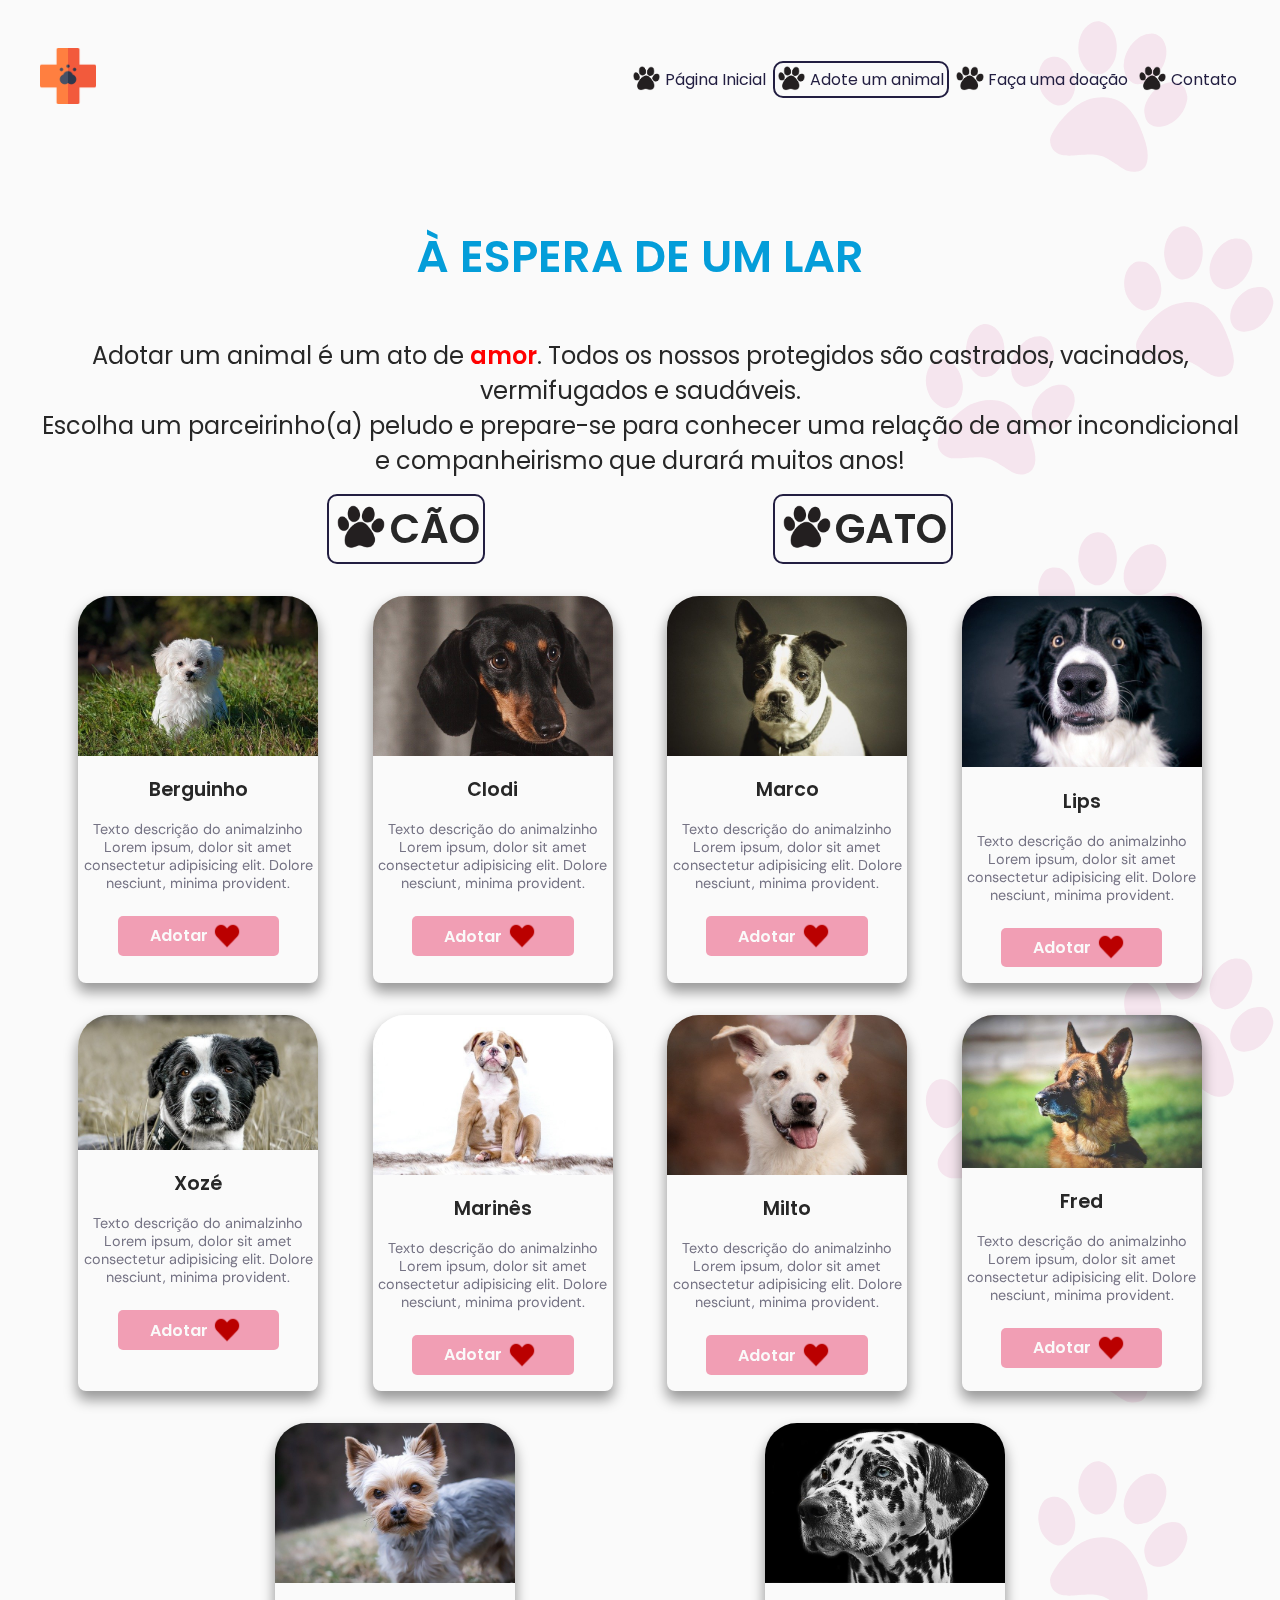
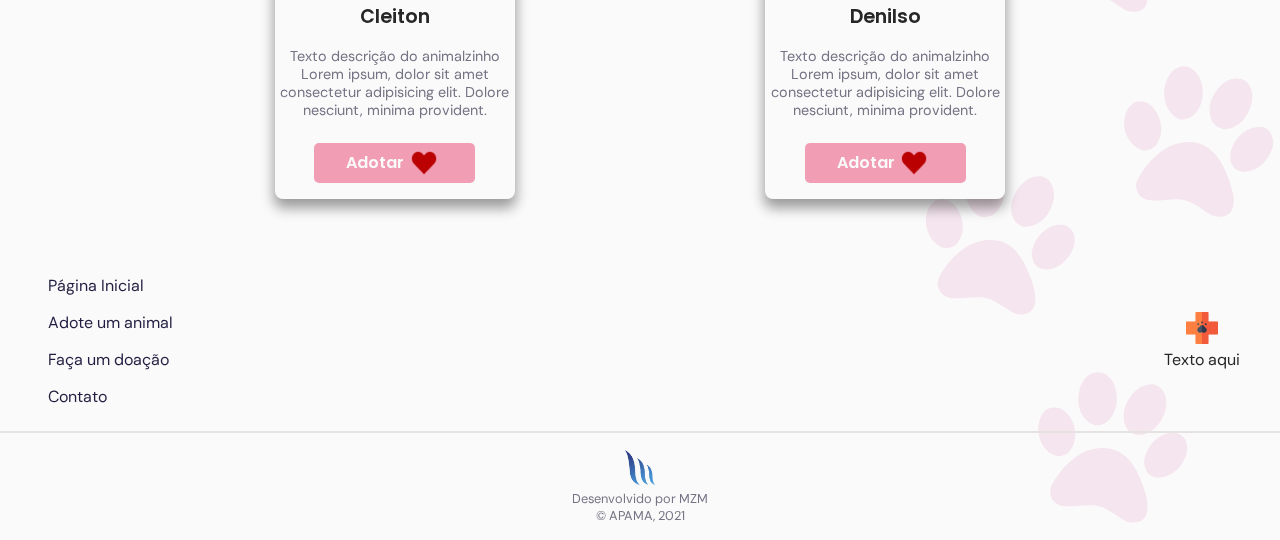
<file: Pagina_Adote/adote.html>
<!DOCTYPE html>
<html lang="pt-br">
<head>
    <meta charset="UTF-8">
    <meta http-equiv="X-UA-Compatible" content="IE=edge">
    <meta name="viewport" content="width=device-width, initial-scale=1.0">
    <script src="adote.js"></script>
    <link rel="stylesheet" href="adote.css">
    <link rel="preconnect" href="https://fonts.gstatic.com" />
    <link rel="stylesheet" href="https://cdnjs.cloudflare.com/ajax/libs/font-awesome/4.7.0/css/font-awesome.min.css">
    <link href="https://fonts.googleapis.com/css2?family=DM+Sans:wght@400;500;700&family=Poppins:wght@400;500;700&display=swap" rel="stylesheet"/>
    <title>APAMA</title>
</head>
<body>
    <header>
        <section class="topnav container">
            <a href="../index.html" class="active">
                <img src="../assets/imagens/logo-ong.png" alt="Logo ONG">
            </a>
            <nav id="myLinks">
                <span class="nav-btn inativo">
                    <img src="../assets/imagens/icone-pata.png" alt="Pata">
                    <a href="../index.html">Página Inicial</a>
                </span>
                <span class="nav-btn ativo">
                    <img src="../assets/imagens/icone-pata.png" alt="Pata">
                    <a href="./adote.html">Adote um animal</a>
                </span>
                <span class="nav-btn inativo">
                    <img src="../assets/imagens/icone-pata.png" alt="Pata">
                    <a href="../Pagina_Doacao/doe.html">Faça uma doação</a>                    
                </span>
                <span class="nav-btn inativo">
                    <img src="../assets/imagens/icone-pata.png" alt="Pata">
                    <a href="../Pagina_Contato/contato.html">Contato</a>                    
                </span>
            </nav>
            <a href="javascript:void(0);" class="icon" onclick="menuMob()">
                <i class="fa fa-bars"></i>
            </a>
        </section>
    </header>

    <main id="main">
        <section class="container">
            <article>
                <h2>À ESPERA DE UM LAR</h2>
                <p>Adotar um animal é um ato de <bold>amor</bold>. Todos os nossos protegidos são castrados, vacinados, vermifugados e saudáveis.</p>
                <p>Escolha um parceirinho(a) peludo e prepare-se para conhecer uma relação de amor incondicional e companheirismo que durará muitos anos!</p>
            </article>
        </section>
        <section class="container">
            <article class="buttons">
                <a class="btn-tipo" href="../Pagina_Contato/contato.html">
                    <img src="../assets/imagens/icone-pata.png" alt="Icone Pata">
                    CÃO
                </a>
                <a class="btn-tipo" href="../Pagina_Contato/contato.html">
                    <img src="../assets/imagens/icone-pata.png" alt="Icone Pata">
                    GATO
                </a>
            </article>
        </section>
        <section class="container">
            <div class="cards-container">
                <article class="animals-cards">
                    <img src="../assets/imagens/cao1.jpg" alt="Foto cachorro">
                    <p class="animals-name">
                        Berguinho
                    </p>
                    <p class="animals-desc">Texto descrição do animalzinho Lorem ipsum, dolor sit amet consectetur adipisicing elit. Dolore nesciunt, minima provident.</p>
                    <a class="btn-adote" href="../Pagina_Contato/contato.html">
                        Adotar
                        <img src="../assets/imagens/icone-de-coeur-rouge-1.png" alt="coração">
                    </a>
                </article>
                <article class="animals-cards">
                    <img src="../assets/imagens/cao3.jpg" alt="Foto cachorro">
                    <p class="animals-name">
                        Clodi
                    </p>
                    <p class="animals-desc">Texto descrição do animalzinho Lorem ipsum, dolor sit amet consectetur adipisicing elit. Dolore nesciunt, minima provident.</p>
                    <a class="btn-adote" href="../Pagina_Contato/contato.html">
                        Adotar
                        <img src="../assets/imagens/icone-de-coeur-rouge-1.png" alt="coração">
                    </a>
                </article>
                <article class="animals-cards">
                    <img src="../assets/imagens/cao4.jpg" alt="Foto cachorro">
                    <p class="animals-name">
                        Marco
                    </p>
                    <p class="animals-desc">Texto descrição do animalzinho Lorem ipsum, dolor sit amet consectetur adipisicing elit. Dolore nesciunt, minima provident.</p>
                    <a class="btn-adote" href="../Pagina_Contato/contato.html">
                        Adotar
                        <img src="../assets/imagens/icone-de-coeur-rouge-1.png" alt="coração">
                    </a>
                </article>
                <article class="animals-cards">
                    <img src="../assets/imagens/cao5.jpg" alt="Foto cachorro">
                    <p class="animals-name">
                        Lips
                    </p>
                    <p class="animals-desc">Texto descrição do animalzinho Lorem ipsum, dolor sit amet consectetur adipisicing elit. Dolore nesciunt, minima provident.</p>
                    <a class="btn-adote" href="../Pagina_Contato/contato.html">
                        Adotar
                        <img src="../assets/imagens/icone-de-coeur-rouge-1.png" alt="coração">
                    </a>
                </article>
                <article class="animals-cards">
                    <img src="../assets/imagens/cao6.jpg" alt="Foto cachorro">
                    <p class="animals-name">
                        Xozé
                    </p>
                    <p class="animals-desc">Texto descrição do animalzinho Lorem ipsum, dolor sit amet consectetur adipisicing elit. Dolore nesciunt, minima provident.</p>
                    <a class="btn-adote" href="../Pagina_Contato/contato.html">
                        Adotar
                        <img src="../assets/imagens/icone-de-coeur-rouge-1.png" alt="coração">
                    </a>
                </article>
                <article class="animals-cards">
                    <img src="../assets/imagens/cao7.jpg" alt="Foto cachorro">
                    <p class="animals-name">
                        Marinês
                    </p>
                    <p class="animals-desc">Texto descrição do animalzinho Lorem ipsum, dolor sit amet consectetur adipisicing elit. Dolore nesciunt, minima provident.</p>
                    <a class="btn-adote" href="../Pagina_Contato/contato.html">
                        Adotar
                        <img src="../assets/imagens/icone-de-coeur-rouge-1.png" alt="coração">
                    </a>
                </article>
                <article class="animals-cards">
                    <img src="../assets/imagens/cao8.jpg" alt="Foto cachorro">
                    <p class="animals-name">
                        Milto
                    </p>
                    <p class="animals-desc">Texto descrição do animalzinho Lorem ipsum, dolor sit amet consectetur adipisicing elit. Dolore nesciunt, minima provident.</p>
                    <a class="btn-adote" href="../Pagina_Contato/contato.html">
                        Adotar
                        <img src="../assets/imagens/icone-de-coeur-rouge-1.png" alt="coração">
                    </a>
                </article>
                <article class="animals-cards">
                    <img src="../assets/imagens/cao9.jpg" alt="Foto cachorro">
                    <p class="animals-name">
                        Fred
                    </p>
                    <p class="animals-desc">Texto descrição do animalzinho Lorem ipsum, dolor sit amet consectetur adipisicing elit. Dolore nesciunt, minima provident.</p>
                    <a class="btn-adote" href="../Pagina_Contato/contato.html">
                        Adotar
                        <img src="../assets/imagens/icone-de-coeur-rouge-1.png" alt="coração">
                    </a>
                </article>
                <article class="animals-cards">
                    <img src="../assets/imagens/cao10.jpg" alt="Foto cachorro">
                    <p class="animals-name">
                        Cleiton
                    </p>
                    <p class="animals-desc">Texto descrição do animalzinho Lorem ipsum, dolor sit amet consectetur adipisicing elit. Dolore nesciunt, minima provident.</p>
                    <a class="btn-adote" href="../Pagina_Contato/contato.html">
                        Adotar
                        <img src="../assets/imagens/icone-de-coeur-rouge-1.png" alt="coração">
                    </a>
                </article>
                <article class="animals-cards">
                    <img src="../assets/imagens/cao2.jpg" alt="Foto cachorro">
                    <p class="animals-name">
                        Denilso
                    </p>
                    <p class="animals-desc">Texto descrição do animalzinho Lorem ipsum, dolor sit amet consectetur adipisicing elit. Dolore nesciunt, minima provident.</p>
                    <a class="btn-adote" href="../Pagina_Contato/contato.html">
                        Adotar
                        <img src="../assets/imagens/icone-de-coeur-rouge-1.png" alt="coração">
                    </a>
                </article>
            </div>

        </section>
    </main>

    <footer id="footer">
        <section class="container">
            <article>
                <nav>
                    <a href="../index.html">Página Inicial</a>
                    <a href="./adote.html">Adote um animal</a>
                    <a href="../Pagina_Doacao/doe.html">Faça um doação</a>
                    <a href="../Pagina_Contato/contato.html">Contato</a>
                </nav>
            </article>
            <article>
                <img src="../assets/imagens/logo-ong.png" alt="Logo ONG">
                <p>Texto aqui</p>
            </article>
        </section>
        <section id="developed">
            <article class="container">
                <picture>
                    <img src="../assets/imagens/logo-martinez.png" alt="Logo MZM">
                </picture>
                <p>Desenvolvido por MZM</p>
                <p>© APAMA, 2021</p>
            </article>
        </section>
    </footer>
</body>
</html>
</file>
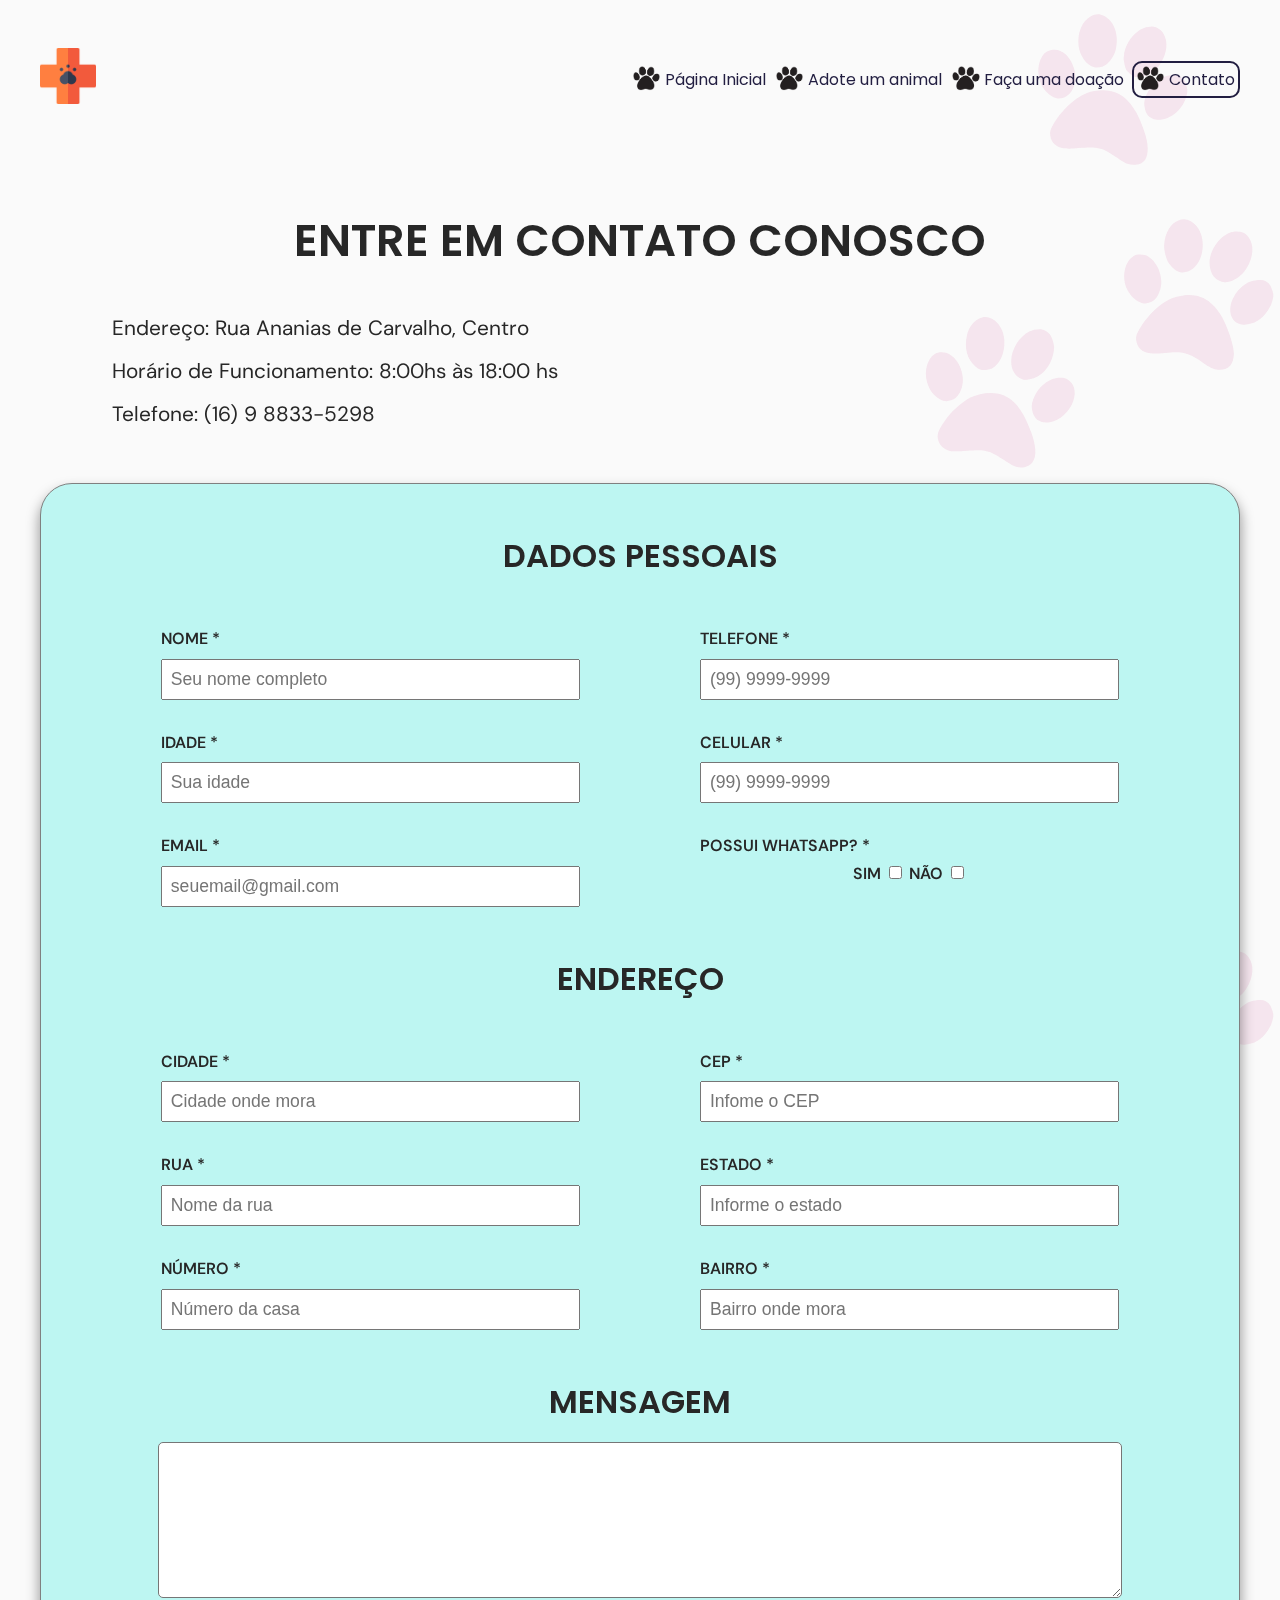
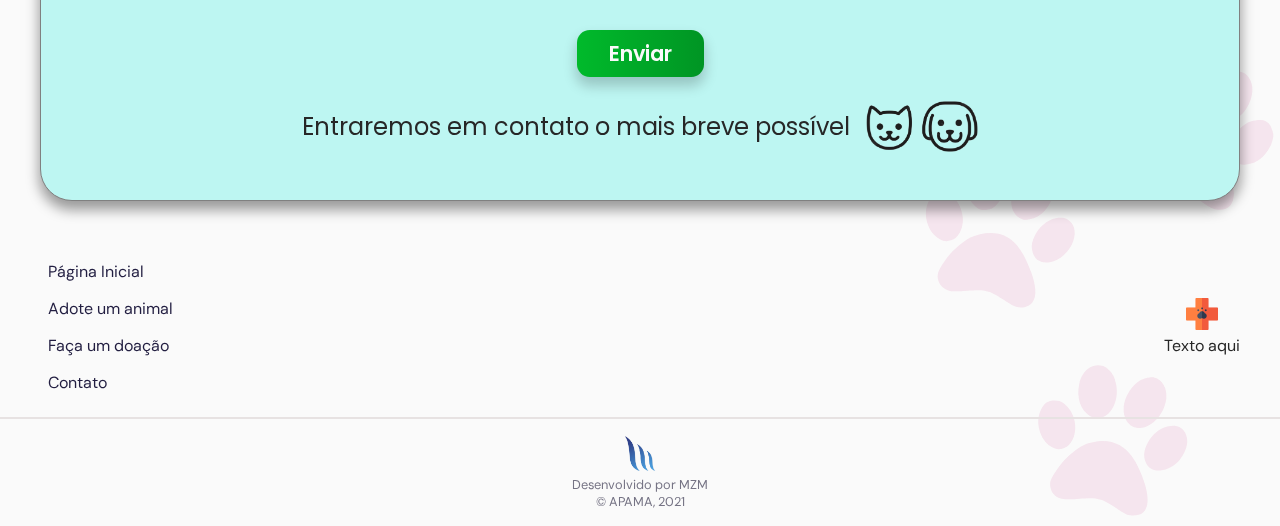
<file: Pagina_Contato/contato.html>
<!DOCTYPE html>
<html lang="pt-br">
<head>
    <meta charset="UTF-8">
    <meta http-equiv="X-UA-Compatible" content="IE=edge">
    <meta name="viewport" content="width=device-width, initial-scale=1.0">
    <link rel="stylesheet" href="contato.css">
    <link rel="preconnect" href="https://fonts.gstatic.com" />
    <link rel="stylesheet" href="https://cdnjs.cloudflare.com/ajax/libs/font-awesome/4.7.0/css/font-awesome.min.css">
    <link href="https://fonts.googleapis.com/css2?family=DM+Sans:wght@400;500;600;700&family=Poppins:wght@400;500;600;700&display=swap" rel="stylesheet"/>
    <title>APAMA</title>
</head>
<body>
    <header>
        <section class="topnav container">
            <a href="../index.html" class="active">
                <img src="../assets/imagens/logo-ong.png" alt="Logo ONG">
            </a>
            <nav id="myLinks">
                <span class="nav-btn inativo">
                    <img src="../assets/imagens/icone-pata.png" alt="Pata">
                    <a href="../index.html">Página Inicial</a>
                </span>
                <span class="nav-btn inativo">
                    <img src="../assets/imagens/icone-pata.png" alt="Pata">
                    <a href="../Pagina_Adote/adote.html">Adote um animal</a>
                </span>
                <span class="nav-btn inativo">
                    <img src="../assets/imagens/icone-pata.png" alt="Pata">
                    <a href="../Pagina_Doacao/doe.html">Faça uma doação</a>                    
                </span>
                <span class="nav-btn ativo">
                    <img src="../assets/imagens/icone-pata.png" alt="Pata">
                    <a href="./contato.html">Contato</a>                    
                </span>
            </nav>
            <a href="javascript:void(0);" class="icon" onclick="menuMob()">
                <i class="fa fa-bars"></i>
            </a>
        </section>
    </header>

    <main id="main">
        <section class="container">
           <h1>Entre em contato conosco</h1>
           <article  class="info">
            <p>Endereço:  Rua Ananias de Carvalho, Centro</p>
            <p>Horário de Funcionamento:  8:00hs às 18:00 hs</p>
            <p>Telefone:  (16) 9 8833-5298</p>
           </article>

           <section>
               <form action="../index.html">
                   <p class="titleP">Dados pessoais</p>
                   <div class="align">
                        <div class="display-form">
                            <label for="">Nome *</label>
                            <input type="text" placeholder="Seu nome completo">
                        </div>

                        <div class="display-form"> 
                            <label for="">Telefone *</label>
                            <input type="tel" placeholder="(99) 9999-9999">
                        </div>

                        <div class="display-form">
                            <label for="">Idade *</label>
                            <input type="text" placeholder="Sua idade">
                        </div>

                        <div class="display-form"> 
                            <label for="">Celular *</label>
                            <input type="tel" placeholder="(99) 9999-9999">
                        </div>

                        <div class="display-form"> 
                            <label for="">Email *</label>
                            <input type="email" placeholder="seuemail@gmail.com">
                        </div>

                        <div class="display-form"> 
                            <label>Possui whatsapp? *</label>
                            <div class="chk">
                                <label for="">Sim</label>
                                <input type="checkbox">

                                <label for="">Não</label>
                                <input type="checkbox">
                            </div>
                        </div>
                   </div>
                   
                   <p class="titleP">Endereço</p>

                   <div class="align">
                        <div class="display-form">
                            <label for="">Cidade *</label>
                            <input type="text" placeholder="Cidade onde mora">
                        </div>

                        <div class="display-form">
                            <label for="">Cep *</label>
                            <input type="text" placeholder="Infome o CEP">
                        </div>

                        <div class="display-form">
                            <label for="">Rua *</label>
                            <input type="text" placeholder="Nome da rua">
                        </div>

                        <div class="display-form">
                            <label for="">Estado *</label>
                            <input type="text" placeholder="Informe o estado">
                        </div>

                        <div class="display-form">
                            <label for="">Número *</label>
                            <input type="number" placeholder="Número da casa">
                        </div>

                        <div class="display-form">
                            <label for="">Bairro *</label>
                            <input type="text" placeholder="Bairro onde mora">
                        </div>
                   </div>

                   <div class="textarea">
                        <p class="titleP">Mensagem</p>
                        <textarea name="" id="" cols="30" rows="10"></textarea>
                   </div>

                   <div class="enviar">
                        <button type="submit">Enviar</button>
                   </div>
                   
                   <div class="agradecimento">
                       <p>Entraremos em contato o mais breve possível</p>
                       <img src="../assets/imagens/dog.png" alt="">
                   </div>
               </form>
           </section>
        </section>


    </main>

    <footer id="footer">
        <section class="container">
            <article>
                <nav>
                    <a href="../index.html">Página Inicial</a>
                    <a href="../Pagina_Adote/adote.html">Adote um animal</a>
                    <a href="../Pagina_Doacao/doe.html">Faça um doação</a>
                    <a href="./contato.html">Contato</a>
                </nav>
            </article>
            <article>
                <img src="../assets/imagens/logo-ong.png" alt="Logo ONG">
                <p>Texto aqui</p>
            </article>
        </section>
        <section id="developed">
            <article class="container">
                <picture>
                    <img src="../assets/imagens/logo-martinez.png" alt="Logo MZM">
                </picture>
                <p>Desenvolvido por MZM</p>
                <p>© APAMA, 2021</p>
            </article>
        </section>
    </footer>
</body>
<script src="contato.js"></script>
</html>
</file>
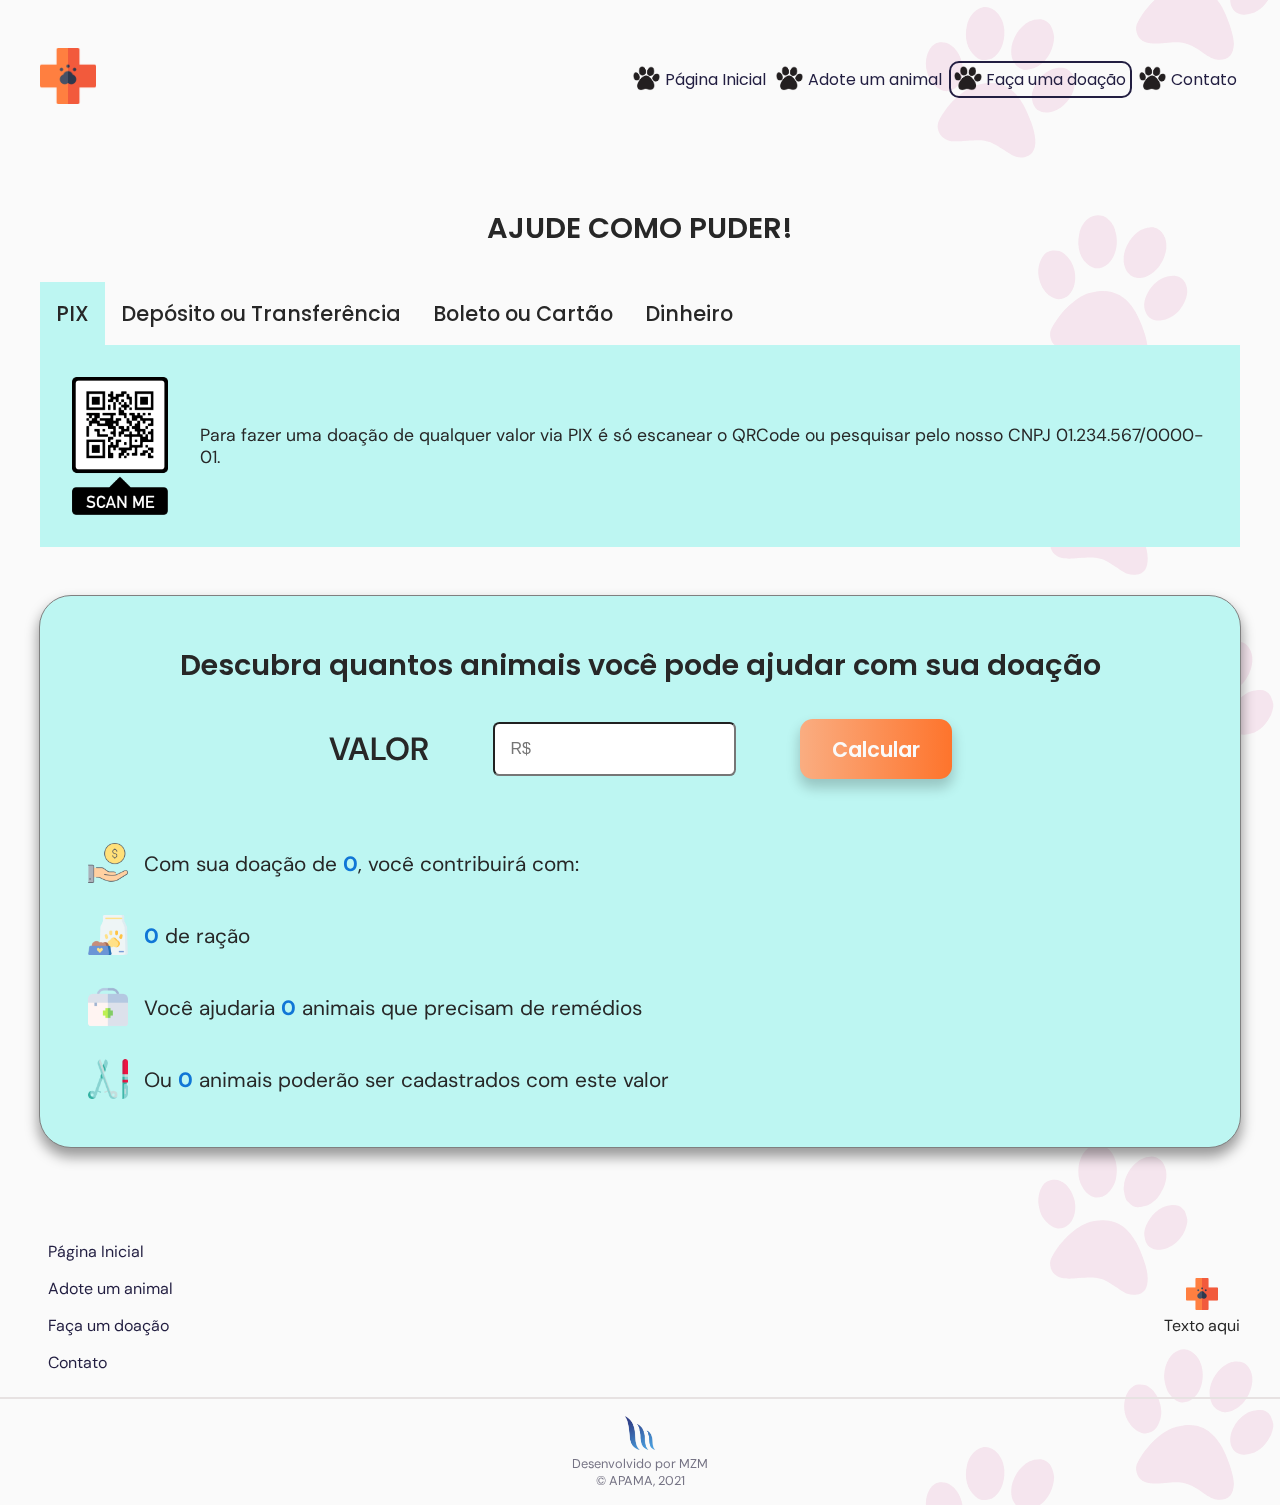
<file: Pagina_Doacao/doe.html>
<!DOCTYPE html>
<html lang="pt-br">
<head>
    <meta charset="UTF-8">
    <meta http-equiv="X-UA-Compatible" content="IE=edge">
    <meta name="viewport" content="width=device-width, initial-scale=1.0">
    <link rel="stylesheet" href="doe.css">
    <link rel="preconnect" href="https://fonts.gstatic.com" />
    <script src="doe.js"></script>
    <link rel="stylesheet" href="https://cdnjs.cloudflare.com/ajax/libs/font-awesome/4.7.0/css/font-awesome.min.css">
    <link href="https://fonts.googleapis.com/css2?family=DM+Sans:wght@400;500;600;700&family=Poppins:wght@400;500;600;700&display=swap" rel="stylesheet"/>
    <title>APAMA</title>
</head>
<body>
    <header>
        <section class="topnav container">
            <a href="../index.html" class="active">
                <img src="../assets/imagens/logo-ong.png" alt="Logo ONG">
            </a>
            <nav id="myLinks">
                <span class="nav-btn inativo">
                    <img src="../assets/imagens/icone-pata.png" alt="Pata">
                    <a href="../index.html">Página Inicial</a>
                </span>
                <span class="nav-btn inativo">
                    <img src="../assets/imagens/icone-pata.png" alt="Pata">
                    <a href="../Pagina_Adote/adote.html">Adote um animal</a>
                </span>
                <span class="nav-btn ativo">
                    <img src="../assets/imagens/icone-pata.png" alt="Pata">
                    <a href="./doe.html">Faça uma doação</a>                    
                </span>
                <span class="nav-btn inativo">
                    <img src="../assets/imagens/icone-pata.png" alt="Pata">
                    <a href="../Pagina_Contato/contato.html">Contato</a>                    
                </span>
            </nav>
            <a href="javascript:void(0);" class="icon" onclick="menuMob()">
                <i class="fa fa-bars"></i>
            </a>
        </section>
    </header>

    <main id="main">
        <section class="container">
            <h2>AJUDE COMO PUDER!</h2>
            <article>
                <div id="btn-doacoes" class="flex">
                    <button type="button" id="pix" onclick="tipoPix();">PIX</button>
                    <button type="button" id="transf" onclick="tipoTransf();">Depósito ou Transferência</button>
                    <button type="button" id="boleto" onclick="tipoBoleto();">Boleto ou Cartão</button>
                    <button type="button" id="dinheiro" onclick="tipoDinheiro();">Dinheiro</button>
                </div>
                <div id="info-dados" class="flex">
                    <img src="../assets/imagens/qrcode.png" id="imagem-doacao" alt="QRCODE PIX">
                    <p id="desc-doacao">Para fazer uma doação de qualquer valor via PIX é só escanear o QRCode ou pesquisar pelo nosso CNPJ 01.234.567/0000-01.</p>
                </div>
            </article>
        </section>
        <section class="doacao container">
            <h2>Descubra quantos animais você pode ajudar com sua doação</h2>
            <div action="" class="calculo">
                <p class="valor">Valor</p>
                <input id="valor"  placeholder="R$"  step="0.01" name="quantity" min="0.01">
                <button id="btn-calc" onclick="pegaValor()">Calcular</button>
            </div>

            <div class="contribuicao">
                <span class="itens-ajuda">
                    <img src="../assets/imagens/doe1.png" alt="Ícone doação dinheiro">
                    <p>Com sua doação de <span class="results" id="valorAtual">0</span>, você contribuirá com:</p>
                </span>

                <span class="itens-ajuda">
                    <img src="../assets/imagens/doe2.png" alt="Ícone ração">
                    <p><span class="results" id="racao">0</span> de ração</p>
                </span>

                <span class="itens-ajuda">
                    <img src="../assets/imagens/doe3.png" alt="Ícone medicamentos">
                    <p>Você ajudaria <span class="results" id="remedios">0</span> animais que precisam de remédios</p>
                </span>
                
                <span class="itens-ajuda">
                    <img src="../assets/imagens/doe4.png" alt="Ícone bisturi">
                    <p>Ou <span class="results" id="castrados">0</span> animais poderão ser cadastrados com este valor</p>
                </span>
            </div>
        </section>
    </main>

    <footer id="footer">
        <section class="container">
            <article>
                <nav>
                    <a href="../index.html">Página Inicial</a>
                    <a href="../Pagina_Adote/adote.html">Adote um animal</a>
                    <a href="./doe.html">Faça um doação</a>
                    <a href="../Pagina_Contato/contato.html">Contato</a>
                </nav>
            </article>
            <article>
                <img src="../assets/imagens/logo-ong.png" alt="Logo ONG">
                <p>Texto aqui</p>
            </article>
        </section>
        <section id="developed">
            <article class="container">
                <picture>
                    <img src="../assets/imagens/logo-martinez.png" alt="Logo MZM">
                </picture>
                <p>Desenvolvido por MZM</p>
                <p>© APAMA, 2021</p>
            </article>
        </section>
    </footer>
</body>

</html>
</file>
<file: Pagina_Adote/adote.css>
/******************* RESET CSS *****************/

html, body, div, span, applet, object, iframe,
h1, h2, h3, h4, h5, h6, p, blockquote, pre,
a, abbr, acronym, address, big, cite, code,
del, dfn, em, img, ins, kbd, q, s, samp,
small, strike, strong, sub, sup, tt, var,
b, u, i, center,
dl, dt, dd, ol, ul, li,
fieldset, form, label, legend,
table, caption, tbody, tfoot, thead, tr, th, td,
article, aside, canvas, details, embed, 
figure, figcaption, footer, header, hgroup, 
menu, nav, output, ruby, section, summary,
time, mark, audio, video {
    margin: 0;
    padding: 0;
    border: 0;
    font-size: 100%;
    font: inherit;
    vertical-align: baseline;
    text-decoration: none;
}
/******************* HTML5 reset para browsers antigos *******************/
article, aside, details, figcaption, figure, 
footer, header, hgroup, menu, nav, section {
    display: block;
}
body {
    line-height: 1;
}
ol, ul {
    list-style: none;
}
blockquote, q {
    quotes: none;
}
blockquote:before, blockquote:after,
q:before, q:after {
    content: '';
    content: none;
}
table {
    border-collapse: collapse;
    border-spacing: 0;
}

/******************* FIM DO RESET *******************/


/******************* VARIÁVEIS *******************/

:root {
    /* CORES */
    --base-color: #049DD9;
    --base-color-hover: #1076d6;
    --base-color-second: #221E41;
    --base-color-second-hover: #8b86ac;
    --text-color: #272727;
    --text-color-hover: #3b3b3b;
    --text-color-light: #757384;
    --text-color-light-hover: #626072;
    --body-color: #FAFAFA;

    /* DEGRADÊS BOTÕES */
    --gradient-submit: linear-gradient(90deg, #00BA2B 0%, #009524 100%);
    --gradient-submit-hover: linear-gradient(90deg, #049c27 0%, #028020 100%);
    
    --gradient-calculate: linear-gradient(90deg, #FAAD81 0%, #FE742C 100%);
    --gradient-calculate-hover: linear-gradient(90deg, #e29569 0%, #e25f19 100%);

    /* FONTES */
    --title-font-size: 1.875rem;
    --subtitle-font-size: 1rem;
    --title-font: 'Poppins', sans-serif;
    --body-font: 'DM Sans', sans-serif;
}

/******************* PRINCIPAIS *******************/

html { 
    background-color: var(--body-color);
    scroll-behavior: smooth;
    -webkit-filter: blur(.2px);
}

body {
    background-image: url(../assets/imagens/background-patas-svg.svg);
    background-position: center center;
    background-size: 100%;
    background-repeat: repeat-y;
    font: 400 1rem var(--body-font);
    color: var(--text-color);
    -webkit-font-smoothing: antialiased;
}

.title {
    font-size: var(--title-font-size);
    font-family: var(--title-font);
    color: var(--base-color);
}

.subtitle {
    font-size: var(--subtitle-font-size);
    font-family: var(--title-font);
    color: var(--base-color-second);
}

.container {
    max-width: 1200px;
    margin: 0 auto;
}

/******************* HEADER  *******************/


header nav span {
    display: inline-flex;
    align-items: center;
    padding: 0.2rem;
    border: 2px solid var(--base-color-second);
    border-radius: 10px;
}

header a {
    text-decoration: none;
    color: var(--base-color-second);
    font-family: var(--title-font);
    font-size: var(--subtitle-font-size);
}

header a img {
    width: 3.5rem;
}

header nav img {
    width: 1.7rem;
    margin-right: .3rem;
}

.inativo {
    border: none;
}

/******************* MAIN *******************/

/* MARGEM PADRÃO ENTRE CONTEÚDOS */
main section {
    padding-top: 1rem;
}

h2 {
    font-weight: 600;
    color: var(--base-color);
    font-size: 2.8rem;
    padding: 3rem 0;
    font-family: var(--title-font);
}

.buttons {
    display: flex;
    justify-content: space-evenly;
}

main section:nth-child(1) {
    text-align: center;
}

main section:nth-child(1) p {
    font-size: 1.5rem;
    font-family: var(--title-font);
}

main section article a img {
    width: 3rem;
    margin: .3rem;
}

main section article a.btn-tipo {
    text-decoration: none;
    font-weight: 600;
    color: var(--text-color);
    font-size: 2.5rem;
    font-family: var(--title-font);
}

.btn-tipo {
    display: inline-flex;
    align-items: center;
    padding: 0.2rem;
    border: 2px solid var(--base-color-second);
    border-radius: 10px;
}

.cards-container {
    display: flex;
    justify-content: space-evenly;
    flex-wrap: wrap;
}

.animals-cards {
    width: 15rem;
    border-radius: 2rem 2rem .5rem .5rem;
    -webkit-box-shadow: 0px 8px 31px 1px rgba(0,0,0,0.39); 
    box-shadow: 0px 8px 13px 1px rgba(0,0,0,0.39);
    display: flex;
    flex-direction: column;
    align-items: center;
    background-color: #FAFAFA;
    margin: 1rem;
}

.animals-cards img {
    width: 100%;
    object-fit: cover;
    border-radius: 2rem 2rem 0 0;
}

.animals-name {
    margin-top: 1.2rem;
    font-size: 1.2rem;
    font-weight: 600;
    font-family: var(--title-font);
    color: var(--text-color);
}


.animals-desc {
    font-size: .9rem;
    color: var(--text-color-light);
    margin: 1rem 0;
    text-align: center;
}

.animals-cards a {
    background-color: #f19eb4;
    border-radius: 5px;
    font-family: var(--title-font);
    font-size: 1rem;
    padding: 0 2rem;
    font-weight: 600;
    color: #FAFAFA;
    border: none;
    margin: .5rem 0 1rem 0;
    display: flex;
    justify-content: center;
    align-items: center;
}

.btn-adote img {
    width: 30px;
}

main p bold {
    color: red;
    font-weight: 600;
}


/******************* FOOTER *******************/

footer article:nth-child(2){
    text-align: center;
}

footer {
    margin-top: 2rem;
}

footer section{
    display: flex;
    justify-content: space-between;
    align-items: center;
    padding: 1.3rem 0 1rem 0;
}

footer section article nav{
    display: flex;
    flex-direction: column;
}

footer nav a {
    text-decoration: none;
    color: var(--base-color-second);
    margin: .5rem;
}

footer nav a:hover {
    color: var(--base-color-second-hover);
}

#developed {
    text-align: center;
    color: var(--text-color-light);
    font-size: .8rem;
    padding: 1rem;
    border-top: 2px solid rgb(231, 226, 226);
}

footer section img {
    width: 2rem;
}

/*************** RESPONSIVO  *****************/

@media screen and (max-width: 1440px) {
    .container {
        max-width: 1200px;
    }
}

@media screen and (max-width: 1024px) {
    .container {
        max-width: 900px;
    }
}

@media screen and (min-width: 769px) {
    .icon{
        display: none;
    }
    header section.topnav{
        display: flex;
        justify-content: space-between;
        align-items: center;
        padding: 3rem 0 3rem 0;
    }
}

@media screen and (max-width: 768px) {
    .container {
        max-width: 690px;
    }
    header section a {
        font-size: .9rem;
    }
    header picture a img {
        width: 2.5rem;
    }
    header nav img {
        width: 1.3rem;
    }
    h2 {
        font-size: 2.3rem;
        padding: .2rem 0;
    }
    main section:nth-child(1) p {
        font-size: 1.2rem;
        margin-bottom: 1rem;
    }
    main section article a img {
        width: 2rem;
        margin: .3rem;
    }
    main section article a.btn-tipo {
        font-size: 2rem;
        margin-bottom: 1rem;
    }
    .animals-cards {
        width: 12rem;
        margin: 1rem 0;
    }
    .animals-name {
        margin-top: .5rem;
    }
    .animals-desc {
        margin: .5rem 0;
    }
    .topnav {
        overflow: hidden;
        position: relative;
    }

    .topnav #myLinks {
        display: none;
        overflow: hidden;
    }

    .topnav a {
        color: var(--text-color);
        padding: 14px 16px;
        text-decoration: none;
        font-size: 1rem;
        display: block;
        text-align: center;
    }

    .topnav a.active {
        text-align: left;
    }

    .topnav a.icon {
        display: block;
        position: absolute;
        right: 0;
        top: 0;
    }

    header nav {
        height: 100vh;
    }

    header nav span {
        display: flex;
        align-items: center;
        justify-content: center;
        border: none;
        margin: 2rem 0;
        font-weight: 600;
        text-transform: uppercase;
    }
}
</file>
<file: Pagina_Contato/contato.css>
/******************* RESET CSS *****************/

html, body, div, span, applet, object, iframe,
h1, h2, h3, h4, h5, h6, p, blockquote, pre,
a, abbr, acronym, address, big, cite, code,
del, dfn, em, img, ins, kbd, q, s, samp,
small, strike, strong, sub, sup, tt, var,
b, u, i, center,
dl, dt, dd, ol, ul, li,
fieldset, form, label, legend,
table, caption, tbody, tfoot, thead, tr, th, td,
article, aside, canvas, details, embed, 
figure, figcaption, footer, header, hgroup, 
menu, nav, output, ruby, section, summary,
time, mark, audio, video {
    margin: 0;
    padding: 0;
    border: 0;
    font-size: 100%;
    font: inherit;
    vertical-align: baseline;
    text-decoration: none;
}
/******************* HTML5 reset para browsers antigos *******************/
article, aside, details, figcaption, figure, 
footer, header, hgroup, menu, nav, section {
    display: block;
}
body {
    line-height: 1;
}
ol, ul {
    list-style: none;
}
blockquote, q {
    quotes: none;
}
blockquote:before, blockquote:after,
q:before, q:after {
    content: '';
    content: none;
}
table {
    border-collapse: collapse;
    border-spacing: 0;
}

/******************* FIM DO RESET *******************/


/******************* VARIÁVEIS *******************/

:root {
    /* CORES */
    --base-color: #049DD9;
    --base-color-hover: #1076d6;
    --base-color-second: #221E41;
    --base-color-second-hover: #8b86ac;
    --text-color: #272727;
    --text-color-hover: #3b3b3b;
    --text-color-light: #757384;
    --text-color-light-hover: #626072;
    --body-color: #FAFAFA;

    /* DEGRADÊS BOTÕES */
    --gradient-submit: linear-gradient(90deg, #00BA2B 0%, #009524 100%);
    --gradient-submit-hover: linear-gradient(90deg, #049c27 0%, #028020 100%);
    
    --gradient-calculate: linear-gradient(90deg, #FAAD81 0%, #FE742C 100%);
    --gradient-calculate-hover: linear-gradient(90deg, #e29569 0%, #e25f19 100%);

    /* FONTES */
    --title-font-size: 1.875rem;
    --subtitle-font-size: 1rem;
    --title-font: 'Poppins', sans-serif;
    --body-font: 'DM Sans', sans-serif;
}

/******************* PRINCIPAIS *******************/

html { 
    background-color: var(--body-color);
    scroll-behavior: smooth;
    -webkit-filter: blur(.2px);
}

body {
    background-image: url(../assets/imagens/background-patas-svg.svg);
    background-position: center center;
    background-size: 100%;
    background-repeat: repeat-y;
    font: 400 1rem var(--body-font);
    color: var(--text-color);
    -webkit-font-smoothing: antialiased;
}

.title {
    font-size: var(--title-font-size);
    font-family: var(--title-font);
    color: var(--base-color);
}

.subtitle {
    font-size: var(--subtitle-font-size);
    font-family: var(--title-font);
    color: var(--base-color-second);
}

.container {
    max-width: 1200px;
    margin: 0 auto;
}

/******************* HEADER  *******************/


header nav span {
    display: inline-flex;
    align-items: center;
    padding: 0.2rem;
    border: 2px solid var(--base-color-second);
    border-radius: 10px;
}

header a {
    text-decoration: none;
    color: var(--base-color-second);
    font-family: var(--title-font);
    font-size: var(--subtitle-font-size);
}

header a img {
    width: 3.5rem;
}

header nav img {
    width: 1.7rem;
    margin-right: .3rem;
}

.inativo {
    border: none;
}


/******************* MAIN *******************/

/* MARGEM PADRÃO ENTRE CONTEÚDOS */
main section {
    padding-top: 3rem;
}

h1 {
    text-align: center;
    font-weight: 600;
    text-transform: uppercase;
    color: var(--text-color);
    font-size: 2.8rem;
    padding-bottom: 2rem;
    font-family: var(--title-font);
}

.titleP {
    text-align: center;
    text-transform: uppercase;
    color: var(--text-color);
    font-size: 2rem;
    font-weight: 600;
    padding: 3rem 0 1rem 0;
    font-family: var(--title-font);
}

.info p{
    margin-left: 4rem;
    padding: 0.5rem;
    font-size: 1.3rem;
}

form{
    background-color: #BDF6F2;
    border-radius: 2rem;
    border: 1px solid gray;
    padding-bottom: 3rem;
    -webkit-box-shadow: 0px 8px 31px 1px rgba(0,0,0,0.39); 
    box-shadow: 0px 8px 13px 1px rgba(0,0,0,0.39);
}

.align{
    display: flex;
    flex-wrap: wrap;
    justify-content: space-evenly;
}

.align label{
    text-transform: uppercase;
    font-weight: 600;
    margin-top: 2rem;
}

.align input{
    margin-top: .6rem;
    padding: .5rem;
    outline: 0;
    font-size: 1.1rem;
}

.display-form{
    display: flex;
    flex-direction: column;
    width: 35%;
}

.chk{
    text-align: center;
}

textarea{
    width: 80%;
    border-radius: 5px;
}

.textarea{
    display: flex;
    flex-direction: column;
    align-items: center;
}

button{
    border: none;
    color: var(--body-color);
    padding: .5rem 2rem;
    font-weight: 600;
    font-family: var(--title-font);
    font-size: 1.3rem;
    border-radius: .8rem;
    background-image: var(--gradient-submit);
    text-align: center;
    -webkit-box-shadow: 0px 8px 13px 1px rgba(0,0,0,0.20); 
    box-shadow: 0px 8px 13px 1px rgba(0,0,0,0.20);
}

button:hover{
    cursor: pointer;
    background-image: var(--gradient-submit-hover);
}

.enviar{
    margin-top: 2rem;
    text-align: center;
}

.agradecimento{
    display: flex;
    justify-content: center;
    align-items: center;
    margin-top: 1.5rem;
}

.agradecimento p{
    color: var(--text-color);
    font-size: 1.5rem;
    font-family: var(--title-font);
}

.agradecimento img{
    margin-left: 1rem;
    width: 7rem;
}
/******************* FOOTER *******************/

footer article:nth-child(2){
    text-align: center;
}

footer {
    margin-top: 2rem;
}

footer section{
    display: flex;
    justify-content: space-between;
    align-items: center;
    padding: 1.3rem 0 1rem 0;
}

footer section article nav{
    display: flex;
    flex-direction: column;
}

footer nav a {
    text-decoration: none;
    color: var(--base-color-second);
    margin: .5rem;
}

footer nav a:hover {
    color: var(--base-color-second-hover);
}

#developed {
    text-align: center;
    color: var(--text-color-light);
    font-size: .8rem;
    padding: 1rem;
    border-top: 2px solid rgb(231, 226, 226);
}

footer section img {
    width: 2rem;
}

/*************** RESPONSIVO  *****************/

@media screen and (max-width: 1440px) {
    .container {
        max-width: 1200px;
    }
}

@media screen and (max-width: 1024px) {
    .container {
        max-width: 900px;
    }
}

@media screen and (min-width: 769px) {
    .icon{
        display: none;
    }
    header section.topnav{
        display: flex;
        justify-content: space-between;
        align-items: center;
        padding: 3rem 0 3rem 0;
    }
}

@media screen and (max-width: 768px) {
    .container {
        max-width: 690px;
    }
    header section a {
        font-size: .9rem;
    }
    header picture a img {
        width: 2.5rem;
    }
    h1 {
        font-size: 2rem;
    }
    main section {
        padding-top: 1rem;
    }
    .info p{
        font-size: 1rem;
    }
    .agradecimento p {
        font-size: 1.2rem;
    }
    .agradecimento img {
        width: 5rem;
    }
    .topnav {
        overflow: hidden;
        position: relative;
    }

    .topnav #myLinks {
        display: none;
        overflow: hidden;
    }

    .topnav a {
        color: var(--text-color);
        padding: 14px 16px;
        text-decoration: none;
        font-size: 1rem;
        display: block;
        text-align: center;
    }

    .topnav a.active {
        text-align: left;
    }

    .topnav a.icon {
        display: block;
        position: absolute;
        right: 0;
        top: 0;
    }

    header nav {
        height: 100vh;
    }

    header nav span {
        display: flex;
        align-items: center;
        justify-content: center;
        border: none;
        margin: 2rem 0;
        font-weight: 600;
        text-transform: uppercase;
    }
}

@media screen and (max-width: 425px) {
    .container {
        max-width: 400px;
    }
    form {
        border-radius: 5px;
    }
    h1 {
        margin-top: -1rem;
    }
    .info p{
        margin-left: 1rem;
        font-size: .9rem;
    }
    .titleP {
        font-size: 1.7rem;
        padding-top: 2rem;
    }
    .align label{
        margin-top: 1.5rem;
    }
    
    .align input{
        margin-top: .6rem;
        padding: .3rem;
        font-size: .9rem;
    }
    .display-form{
        width: 38%;
    }
    .agradecimento {
        flex-direction: column;
        justify-content: center;
        text-align: center;
    }
    .agradecimento p {
        font-size: 1rem;
        margin-bottom: 1rem;
    }
}

@media screen and (max-width: 375px) {
    .container {
        max-width: 350px;
    }
}

@media screen and (max-width: 320px) {
    .container {
        max-width: 310px;
    }
    h1 {
        font-size: 1.5rem;
    }
    .titleP {
        font-size: 1.3rem;
    }
    .align label{
        font-size: .9rem;
    }
}
</file>
<file: Pagina_Doacao/doe.css>
/******************* RESET CSS *****************/

html, body, div, span, applet, object, iframe,
h1, h2, h3, h4, h5, h6, p, blockquote, pre,
a, abbr, acronym, address, big, cite, code,
del, dfn, em, img, ins, kbd, q, s, samp,
small, strike, strong, sub, sup, tt, var,
b, u, i, center,
dl, dt, dd, ol, ul, li,
fieldset, form, label, legend,
table, caption, tbody, tfoot, thead, tr, th, td,
article, aside, canvas, details, embed, 
figure, figcaption, footer, header, hgroup, 
menu, nav, output, ruby, section, summary,
time, mark, audio, video {
    margin: 0;
    padding: 0;
    border: 0;
    font-size: 100%;
    font: inherit;
    vertical-align: baseline;
    text-decoration: none;
}
/******************* HTML5 reset para browsers antigos *******************/
article, aside, details, figcaption, figure, 
footer, header, hgroup, menu, nav, section {
    display: block;
}
body {
    line-height: 1;
}
ol, ul {
    list-style: none;
}
blockquote, q {
    quotes: none;
}
blockquote:before, blockquote:after,
q:before, q:after {
    content: '';
    content: none;
}
table {
    border-collapse: collapse;
    border-spacing: 0;
}

/******************* FIM DO RESET *******************/


/******************* VARIÁVEIS *******************/

:root {
    /* CORES */
    --base-color: #049DD9;
    --base-color-hover: #1076d6;
    --base-color-second: #221E41;
    --base-color-second-hover: #8b86ac;
    --text-color: #272727;
    --text-color-hover: #3b3b3b;
    --text-color-light: #757384;
    --text-color-light-hover: #626072;
    --body-color: #FAFAFA;

    /* DEGRADÊS BOTÕES */
    --gradient-submit: linear-gradient(90deg, #00BA2B 0%, #009524 100%);
    --gradient-submit-hover: linear-gradient(90deg, #049c27 0%, #028020 100%);
    
    --gradient-calculate: linear-gradient(90deg, #FAAD81 0%, #FE742C 100%);
    --gradient-calculate-hover: linear-gradient(90deg, #e29569 0%, #e25f19 100%);

    /* FONTES */
    --title-font-size: 1.875rem;
    --subtitle-font-size: 1rem;
    --title-font: 'Poppins', sans-serif;
    --body-font: 'DM Sans', sans-serif;
}

/******************* PRINCIPAIS *******************/

html { 
    background-color: var(--body-color);
    scroll-behavior: smooth;
    -webkit-filter: blur(.2px);
}

body {
    background-image: url(../assets/imagens/background-patas-svg.svg);
    background-position: center center;
    background-size: 100%;
    background-repeat: repeat-y;
    font: 400 1rem var(--body-font);
    color: var(--text-color);
    -webkit-font-smoothing: antialiased;
}

.title {
    font-size: var(--title-font-size);
    font-family: var(--title-font);
    color: var(--base-color);
}

.subtitle {
    font-size: var(--subtitle-font-size);
    font-family: var(--title-font);
    color: var(--base-color-second);
}

.container {
    max-width: 1200px;
    margin: 0 auto;
}

/******************* HEADER  *******************/


header section {
    display: flex;
    justify-content: space-between;
    align-items: center;
    padding: 3rem 0 3rem 0;
}

header nav span {
    display: inline-flex;
    align-items: center;
    padding: 0.2rem;
    border: 2px solid var(--base-color-second);
    border-radius: 10px;
}

header a {
    text-decoration: none;
    color: var(--base-color-second);
    font-family: var(--title-font);
    font-size: var(--subtitle-font-size);
}

header a img {
    width: 3.5rem;
}

header nav img {
    width: 1.7rem;
    margin-right: .3rem;
}

.inativo {
    border: none;
}

/******************* MAIN *******************/

/* MARGEM PADRÃO ENTRE CONTEÚDOS */
main section {
    padding-top: 3rem;
}

.flex {
    display: flex;
    align-items: center;
}

h2 {
    font-family: var(--title-font);
    font-weight: 600;
    font-size: 1.8rem;
    text-align: center;
    margin-bottom: 2rem;
}

#btn-doacoes button{
    margin: none;
    background-color: var(--body-color);
    border: none;
    font-weight: 500;
    font-size: 1.3rem;
    font-family: var(--title-font);
    color: var(--text-color);
    cursor: pointer; 
    text-align: center; 
    padding: 1rem 1rem;
}

#btn-doacoes button#pix {
    background-color: #BDF6F2;
}

#desc-doacao {
    font-size: 1.1rem;
    margin-left: 2rem;
}

#info-dados{
    background-color: #BDF6F2;
    padding: 2rem;
}

#info-dados img {
    width: 6rem;
}

.calculo{
    display: flex;
    align-items: center;
    justify-content: center;
    margin-bottom: 4rem;
}

.valor{
    font-weight: 600;
    text-transform: uppercase;
    font-size: 2rem;
}

.calculo input{
    padding: 1rem;
    border-radius: .4rem;
    font-size: 1rem;
    margin: 0 4rem;
}

.itens-ajuda{
    display: flex;
    align-items: center;
    margin-left: 3rem;
    margin-top: 2rem;
    font-size: 1.3rem;
    color: var(--title-font);
}

.contribuicao img{
    width: 2.5rem;
    padding-right: 1rem;
}

#btn-calc {
    border: none;
    cursor: pointer;
    color: var(--body-color);
    padding: .9rem 2rem;
    font-weight: 600;
    font-family: var(--title-font);
    font-size: 1.3rem;
    border-radius: .8rem;
    background-image: var(--gradient-calculate);
    text-align: center;
    -webkit-box-shadow: 0px 8px 13px 1px rgba(0,0,0,0.20); 
    box-shadow: 0px 8px 13px 1px rgba(0,0,0,0.20);
}

#btn-calc:hover{
    cursor: pointer;
    background-image: var(--gradient-calculate-hover);
}

.doacao{
    background-color: #BDF6F2;
    border-radius: 2rem;
    border: 1px solid gray;
    padding-bottom: 3rem;
    -webkit-box-shadow: 0px 8px 31px 1px rgba(0,0,0,0.39); 
    box-shadow: 0px 8px 13px 1px rgba(0,0,0,0.39);
    margin-bottom: 4rem;
}

.results {
    color: var(--base-color-hover);
    font-size: 1.3rem;
    font-family: --var(--title-font);
    font-weight: 700;
}

.doacao {
    margin-top: 3rem;
}

/******************* FOOTER *******************/

footer article:nth-child(2){
    text-align: center;
}

footer {
    margin-top: 2rem;
}

footer section{
    display: flex;
    justify-content: space-between;
    align-items: center;
    padding: 1.3rem 0 1rem 0;
}

footer section article nav{
    display: flex;
    flex-direction: column;
}

footer nav a {
    text-decoration: none;
    color: var(--base-color-second);
    margin: .5rem;
}

footer nav a:hover {
    color: var(--base-color-second-hover);
}

#developed {
    text-align: center;
    color: var(--text-color-light);
    font-size: .8rem;
    padding: 1rem;
    border-top: 2px solid rgb(231, 226, 226);
}

footer section img {
    width: 2rem;
}


/*************** RESPONSIVO  *****************/

@media screen and (max-width: 1440px) {
    .container {
        max-width: 1200px;
    }
}

@media screen and (max-width: 1024px) {
    .container {
        max-width: 900px;
    }
    #img-principal img{
        max-width: 25rem;
    }
    h1 {
        font-size: 4rem; 
    }
    h2 {
        font-size: 2.3rem;
        padding: 1.5rem 0;
    }
    h3 {
        font-size: 1.2rem;
    }
    .cards {
        padding: .7rem;
        margin: -7rem .5rem 0 .5rem;
    }
}

@media screen and (min-width: 769px) {
    .icon{
        display: none;
    }
    header section.topnav{
        display: flex;
        justify-content: space-between;
        align-items: center;
        padding: 3rem 0 3rem 0;
    }
}

@media screen and (max-width: 768px) {
    .container {
        max-width: 690px;
    }
    main section {
        padding-top: 2rem;
    }
    header section a {
        font-size: .9rem;
    }
    header div a img {
        width: 2.5rem;
    }
    #img-principal img{
        max-width: 20rem;
    }
    main section:nth-child(2) {
        margin-top: 2rem;
    }
    main section:nth-child(3) {
        margin-top: 0;
    }
    h1 {
        font-size: 3.5rem; 
    }
    h2 {
        font-size: 1.8rem;
        padding: 1.5rem 0;
    }
    h3 {
        letter-spacing: .1rem;
        text-align: left;
        font-size: 1rem;
    }
    .cards {
        flex: 30%;
        margin: 1rem;
        max-width: 250px;
    }
    h2 {
        font-size: 2rem;
        margin-bottom: 1rem;
    }
    button{
        font-size: 1.2rem;
        padding: .5rem .5rem;
    }
    #desc-doacao {
        font-size: 1rem;
        margin-left: 2rem;
    }
    #info-dados{
        padding: 1rem;
    }
    .topnav {
        overflow: hidden;
        position: relative;
    }

    .topnav #myLinks {
        display: none;
        overflow: hidden;
    }

    .topnav a {
        color: var(--text-color);
        padding: 14px 16px;
        text-decoration: none;
        font-size: 1rem;
        display: block;
        text-align: center;
    }

    .topnav a.active {
        text-align: left;
    }

    .topnav a.icon {
        display: block;
        position: absolute;
        right: 0;
        top: 0;
    }

    header nav {
        height: 100vh;
    }

    header nav span {
        display: flex;
        align-items: center;
        justify-content: center;
        border: none;
        margin: 2rem 0;
        font-weight: 600;
        text-transform: uppercase;
    }
} 

@media screen and (max-width: 610px) {
    .calculo{
        display: flex;
        flex-direction: column;
        padding: 1rem;
    }

    #btn-calc{
        margin-top: 1rem;
    }
    .valor {
        font-size: 1.7rem;
    }
    .doacao h2 {
        font-size: 1.7rem;
    }
    .itens-ajuda p {
        font-size: 1rem;
    }
    .itens-ajuda {
        margin-left: 1rem;
    }
}

@media screen and (max-width: 425px) {
    .container {
        max-width: 400px;
    }
    #img-principal img{
        display: none;
    }
    .cards {
        flex: 100%;
        margin: 1rem;
        width: 400px;
    }

    .topnav {
        overflow: hidden;
        position: relative;
    }

    .topnav #myLinks {
        display: none;
        overflow: hidden;
    }

    .topnav a {
        color: var(--text-color);
        padding: 14px 16px;
        text-decoration: none;
        font-size: 1rem;
        display: block;
        text-align: center;
    }
    .topnav a.active {
        text-align: left;
    }
    .topnav a.icon {
        display: block;
        position: absolute;
        right: 0;
        top: 0;
    }
    header nav {
        height: 100%;
    }
    header nav span {
        display: flex;
        align-items: center;
        justify-content: center;
        border: none;
        margin: 2rem 0;
        font-weight: 600;
        text-transform: uppercase;
    }
    h2 {
        font-size: 2rem;
        margin-bottom: 1rem;
    }
    button{
        flex: 50%;
        font-size: .9rem;
        outline: none;
    }
    #desc-doacao {
        font-size: .8rem;
    }
    #btn-doacoes {
        
        flex-wrap: wrap;
    }
    h2{
        font-size: 1.5rem;
        text-align: center;
    }
}

@media screen and (max-width: 375px) {
    .container{
        max-width: 350px;
    }
    .flex{
        margin-bottom: 2rem;
    }
    button{
        flex: 60%;
        font-size: .8rem;
        outline: none;
    }
    #info-dados{
        margin-top: -2rem;
    }
}

@media screen and (max-width: 320px) {
    .container {
        max-width: 310px;
    }
    .flex {
        margin-bottom: 2rem;
    }
    #banner {
        display: none;
    }
    h3 {
        line-height: 1.3rem;
    }
}
</file>
